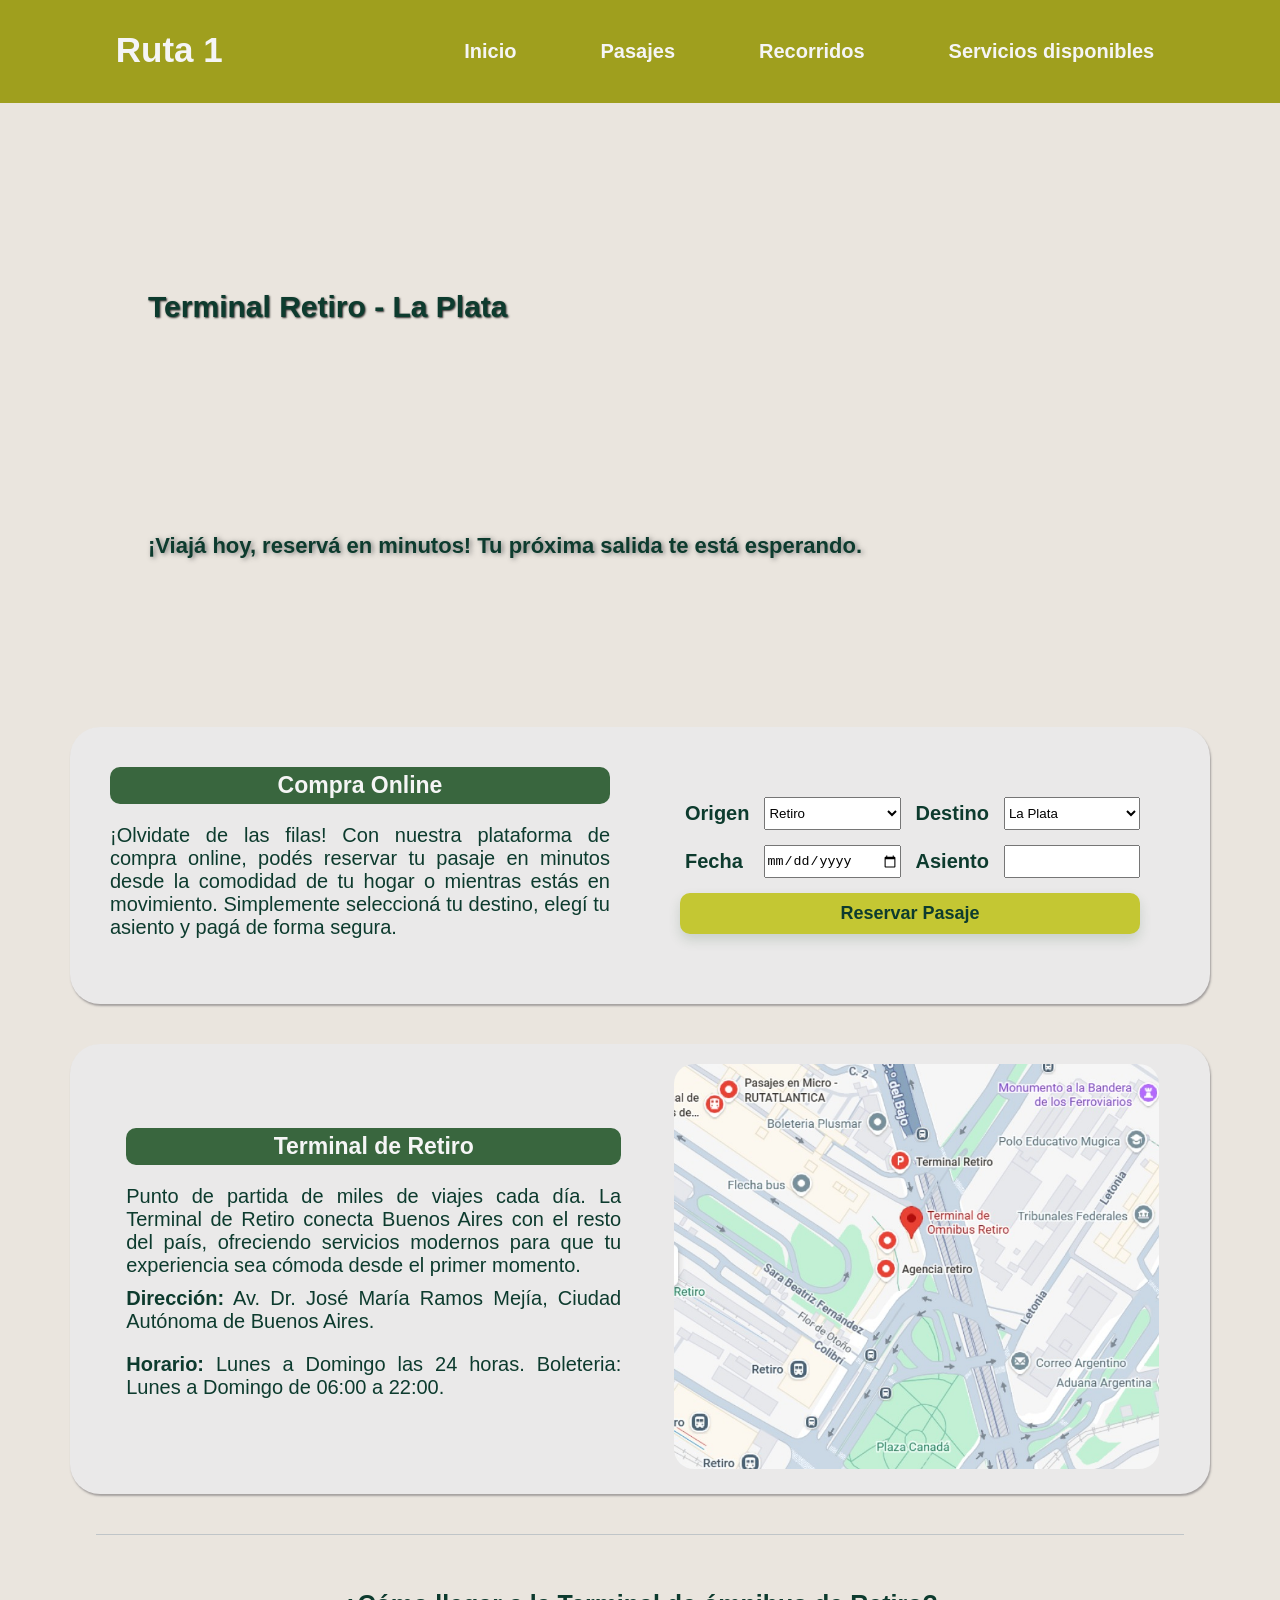
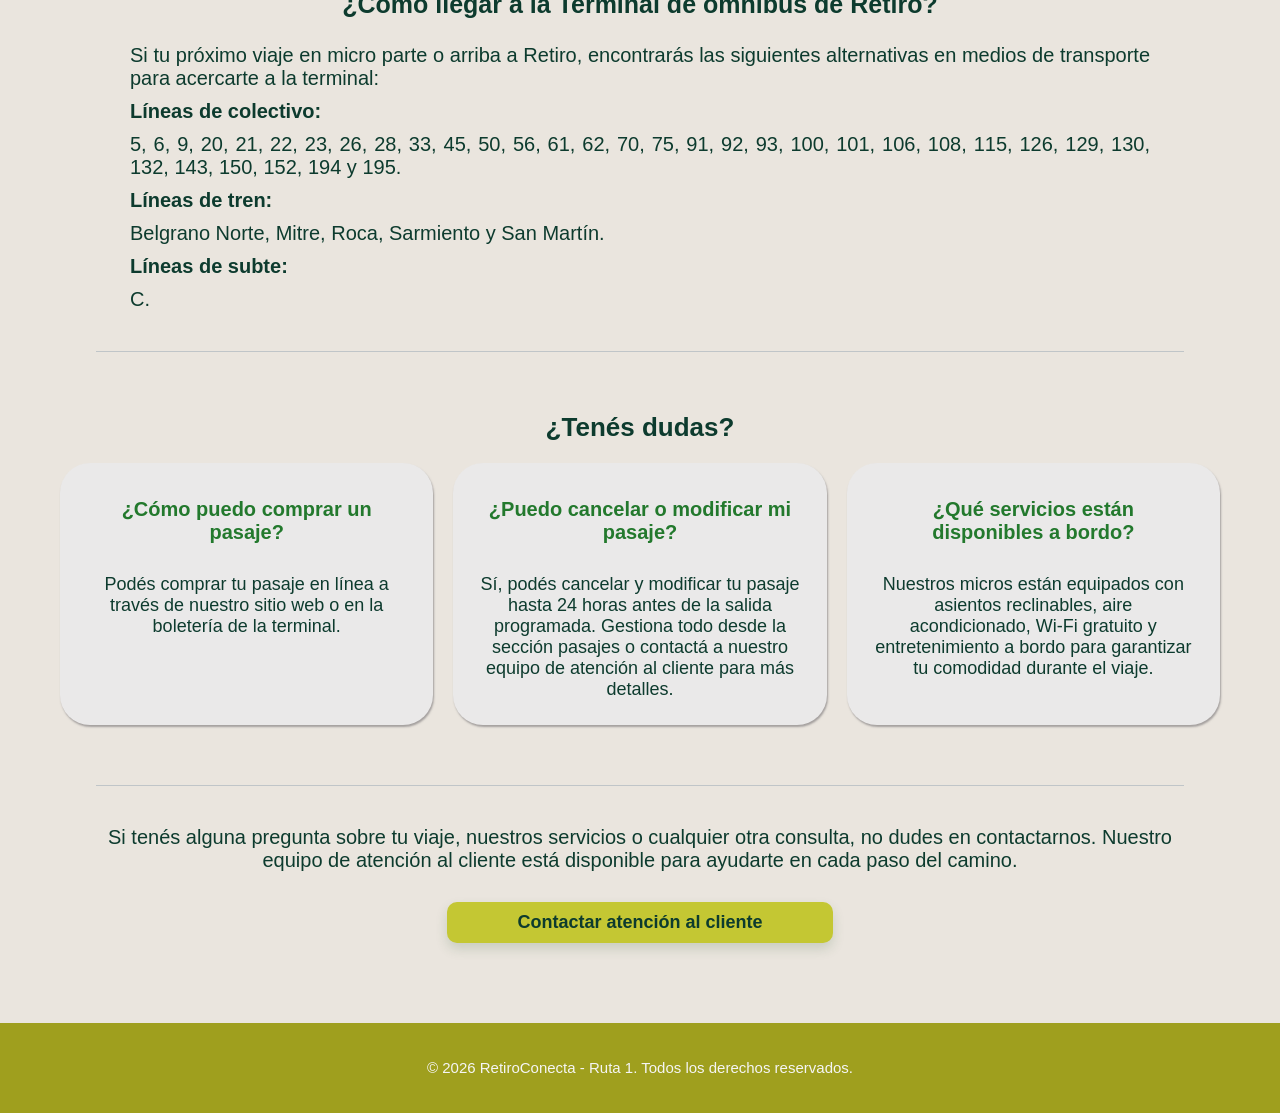
<file: index.html>
<!DOCTYPE html>
<html lang="es">

<head>
        <meta charset="UTF-8">
        <title>RetiroConecta</title>
        <link rel="stylesheet" href="index.css">
        <meta name="viewport" content="width=device-width, initial-scale=1.0">
</head>
<body>
    <header>
       <nav> 
         <p>Ruta 1</p>
                    
         <ul>
            <li><a href="index.html">Inicio</a></li>
            <li><a href="pasajes.html">Pasajes</a></li>
            <li><a href="recorridos.html">Recorridos</a></li>
            <li><a href="servicios.html">Servicios disponibles</a></li>
        </ul>
       </nav>

    </header>
        
    <main>
        <video autoplay muted loop playsinline src="VideoMicroLlegando.mp4"></video>
        <h1>Terminal Retiro - La Plata</h1>
        <p class="heroflotante">¡Viajá hoy, reservá en minutos! Tu próxima salida te está esperando.</p>

        <section class="CompraOnline">
            <div class="TextoCompraOnline">
                <h2>Compra Online</h2>
                <p>¡Olvidate de las filas! Con nuestra plataforma de compra online, podés reservar tu pasaje en minutos desde la comodidad de tu hogar o mientras estás en movimiento. Simplemente seleccioná tu destino, elegí tu asiento y pagá de forma segura.</p> 
                
            </div>

            <form action="FormularioOnline.html" method="post">
                <label for="origen">Origen</label>
                    <select id="origen" name="origen" required class="selector">
                        <option value="Retiro">Retiro</option>
                        <option value="La Plata">La Plata</option>
                    </select>
                <label for="destino">Destino</label>
                    <select id="destino" name="destino" required class="selector">
                       <option value="La Plata">La Plata</option>  
                       <option value="Retiro">Retiro</option>
                       
                    </select>
                <label for="fecha">Fecha</label>
                    <input type="date" id="fecha" name="fecha" min="2026-05-28" required class="selector">
                <label for="asiento">Asiento</label>
                    <input type="number" id="asientos" name="asientos" min="1" max="4" required class="selector">
                <button type="submit">Reservar Pasaje</button>
            </form>

        </section>

        <section class="TerminalRetiro">
            <div class="textoterminal">
                <h2>Terminal de Retiro</h2>
                    <p>Punto de partida de miles de viajes cada día. La Terminal de Retiro conecta Buenos Aires con el resto del país, ofreciendo servicios modernos para que tu experiencia sea cómoda desde el primer momento.</p>
                    <p class="negrita"><strong>Dirección:</strong> Av. Dr. José María Ramos Mejía, Ciudad Autónoma de Buenos Aires. </p>
                    <p class="negrita"><strong>Horario:</strong> Lunes a Domingo las 24 horas. Boleteria: Lunes a Domingo de 06:00 a 22:00. </p>
            </div>
           
            <div>
                <img src="ImgRetiro.jpeg" alt="Terminal Retiro">
            </div>
        </section>

         <hr class="linea-divisoria">

        <section class="Comollegar">
            <h3>¿Cómo llegar a la Terminal de ómnibus de Retiro?</h3>
                <p>Si tu próximo viaje en micro parte o arriba a Retiro, encontrarás las siguientes alternativas en medios de transporte para acercarte a la terminal:</p> 
            
            <div class="lineas">
                <h4>Líneas de colectivo:</h4>
                <p> 5, 6, 9, 20, 21, 22, 23, 26, 28, 33, 45, 50, 56, 61, 62, 70, 75, 91, 92, 93, 100, 101, 106, 108, 115, 126, 129, 130, 132, 143, 150, 152, 194 y 195.</p>
                <h4>Líneas de tren:</h4>
                <p>Belgrano Norte, Mitre, Roca, Sarmiento y San Martín.</p>
                <h4>Líneas de subte:</h4>
                <p> C.</p>
            </div>    

        </section>
        
        <hr class="linea-divisoria">

        <section class="Preguntas">
            
            <div class="PreguntasFrecuentes">
                <h5>¿Tenés dudas?</h5>

                <div class="contenedor-tarjetas">

                  <article class="tarjetas">
                    <h6>¿Cómo puedo comprar un pasaje?</h6>
                    <p>Podés comprar tu pasaje en línea a través de nuestro sitio web o en la boletería de la terminal.</p>
                
                  </article>

                  <article class="tarjetas">
                    <h6>¿Puedo cancelar o modificar mi pasaje?</h6>
                    <p>Sí, podés cancelar y modificar tu pasaje hasta 24 horas antes de la salida programada. Gestiona todo desde la sección pasajes o contactá a nuestro equipo de atención al cliente para más detalles.</p>
                
                  </article>

                  <article class="tarjetas">
                    <h6>¿Qué servicios están disponibles a bordo?</h6> 
                    <p>Nuestros micros están equipados con asientos reclinables, aire acondicionado, Wi-Fi gratuito y entretenimiento a bordo para garantizar tu comodidad durante el viaje.</p>
            
                  </article>

                </div>
            </div>
                
        </section>

        <hr class="linea-divisoria">

        <div class="finalpreguntas">
            <p>Si tenés alguna pregunta sobre tu viaje, nuestros servicios o cualquier otra consulta, no dudes en contactarnos. Nuestro equipo de atención al cliente está disponible para ayudarte en cada paso del camino.</p>
            <button class="atencion-cliente" type="button">Contactar atención al cliente</button> 

        </div>

    </main>

    <footer>
        <div>
            <p class="Derechos">© 2026 RetiroConecta - Ruta 1. Todos los derechos reservados.</p>
        </div>

    </footer>

</body>
</file>
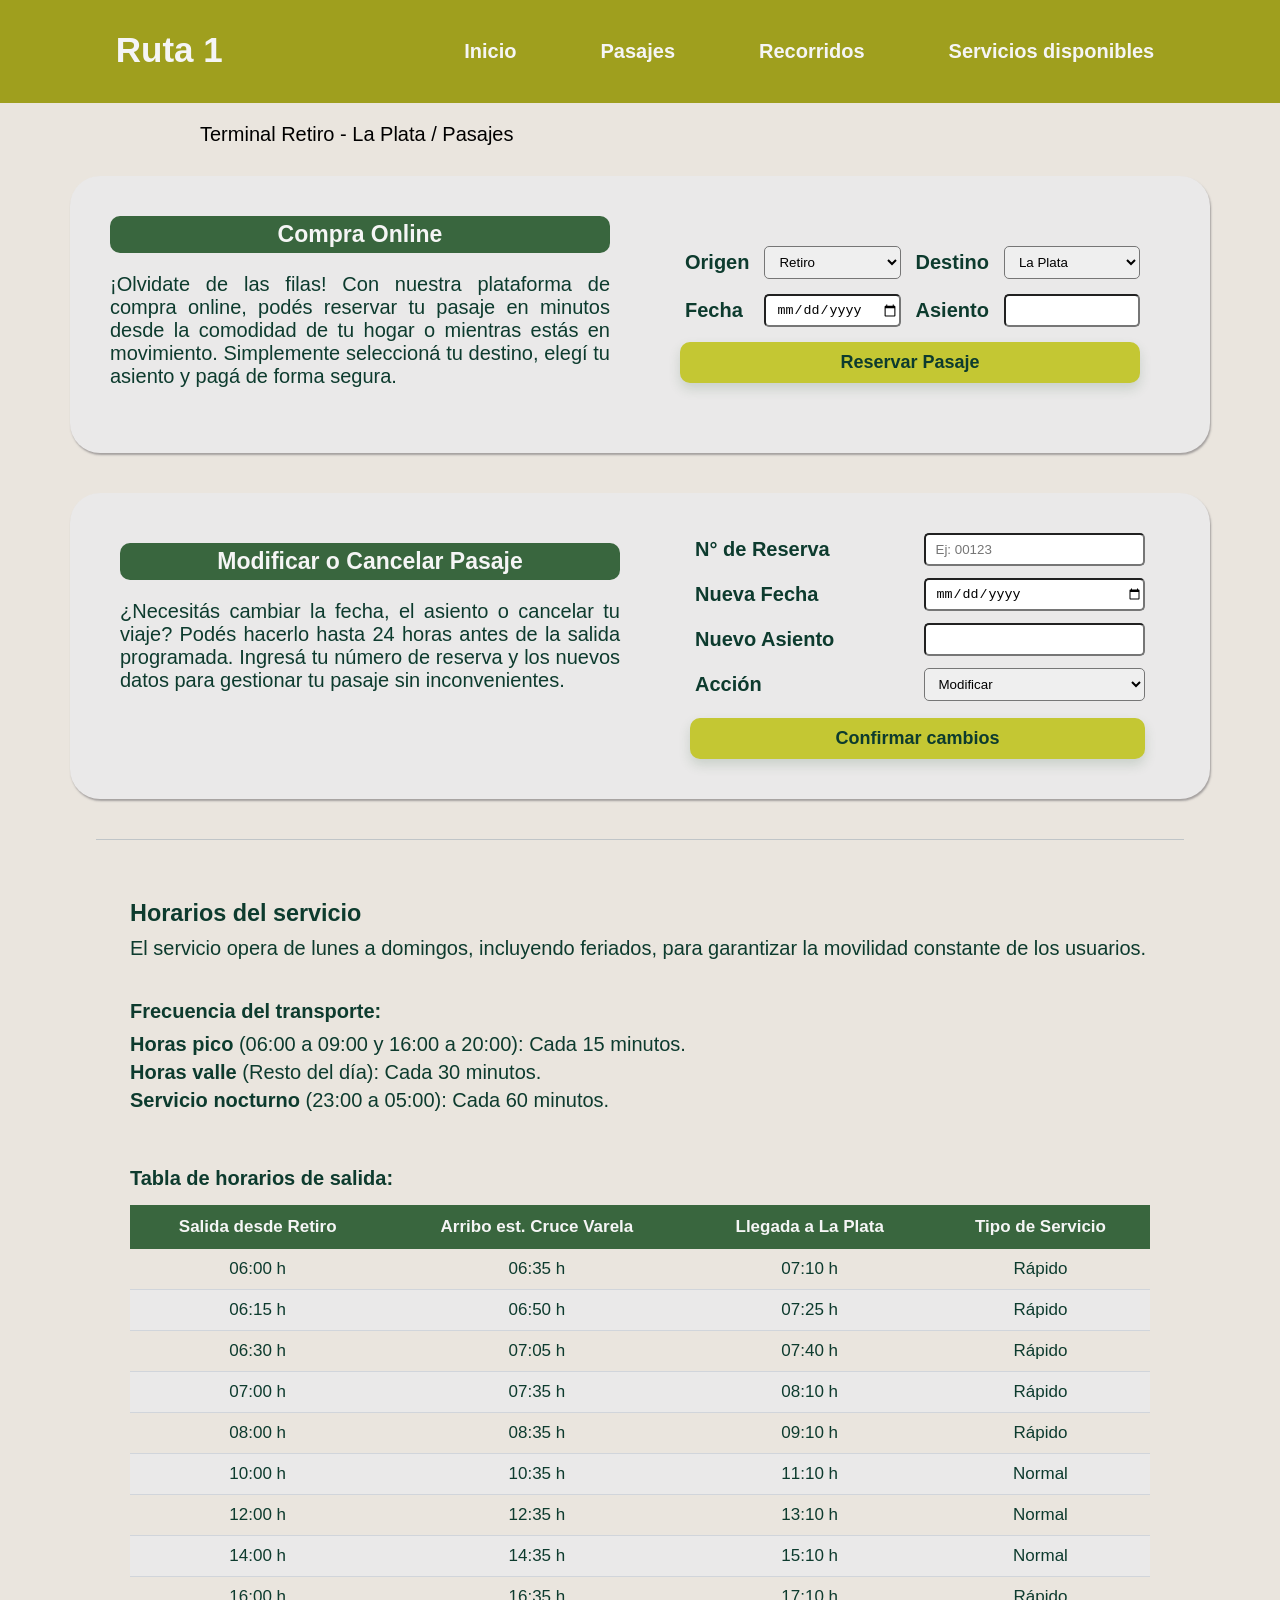
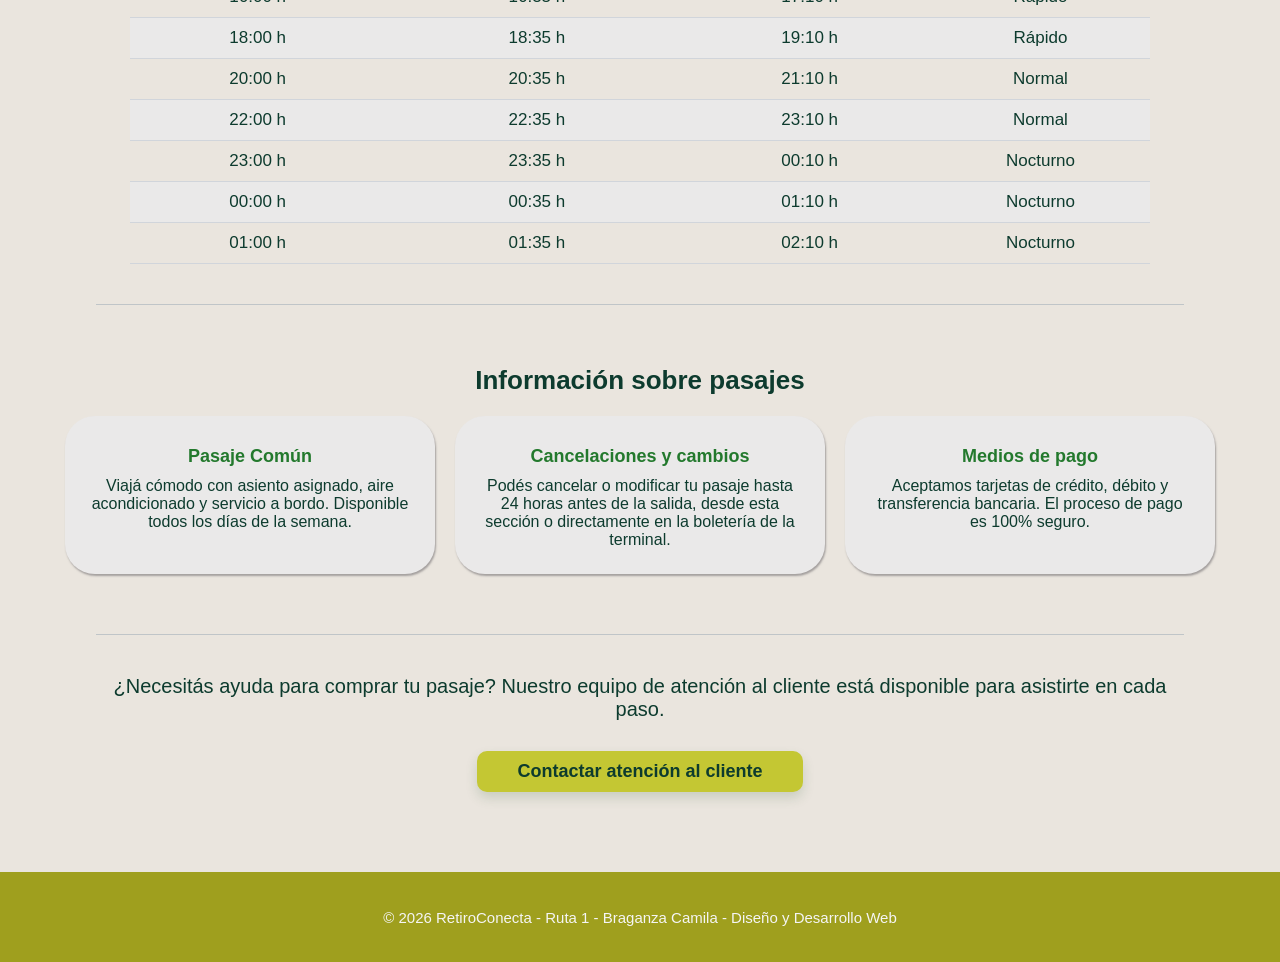
<file: pasajes.html>
<!DOCTYPE html>
<html lang="es">

<head>
    <meta charset="UTF-8">
    <title>Pasajes - RetiroConecta</title>
    <link rel="stylesheet" href="pasajes.css">
    <meta name="viewport" content="width=device-width, initial-scale=1.0">
</head>

<body>
    <header>
        <nav>
            <p>Ruta 1</p>
            <ul>
                <li><a href="index.html">Inicio</a></li>
                <li><a href="pasajes.html">Pasajes</a></li>
                <li><a href="recorridos.html">Recorridos</a></li>
                <li><a href="servicios.html">Servicios disponibles</a></li>
            </ul>
        </nav>
    </header>

    <main>

        <div class="posicionamiento">
             <p>Terminal Retiro - La Plata / Pasajes</p>
        </div>

        <section class="CompraOnline">
            <div class="TextoCompraOnline">
                <h2>Compra Online</h2>
                <p>¡Olvidate de las filas! Con nuestra plataforma de compra online, podés reservar tu pasaje en minutos desde la comodidad de tu hogar o mientras estás en movimiento. Simplemente seleccioná tu destino, elegí tu asiento y pagá de forma segura.</p>
            </div>

            <form action="FormularioOnline.html" method="post">
                <label for="origen">Origen</label>
                <select id="origen" name="origen" required class="selector">
                    <option value="Retiro">Retiro</option>
                    <option value="La Plata">La Plata</option>
                </select>
                <label for="destino">Destino</label>
                <select id="destino" name="destino" required class="selector">
                    <option value="La Plata">La Plata</option>
                    <option value="Retiro">Retiro</option>
                </select>
                <label for="fecha">Fecha</label>
                <input type="date" id="fecha" name="fecha" min="2026-05-28" required class="selector">
                <label for="asiento">Asiento</label>
                <input type="number" id="asientos" name="asientos" min="1" max="4" required class="selector">
                <button type="submit">Reservar Pasaje</button>
            </form>
        </section>


        <section class="modificar-cancelar">
            <div class="Textomodificar-cancelar">
                <h2>Modificar o Cancelar Pasaje</h2>
                <p>¿Necesitás cambiar la fecha, el asiento o cancelar tu viaje? Podés hacerlo hasta 24 horas antes de la salida programada. Ingresá tu número de reserva y los nuevos datos para gestionar tu pasaje sin inconvenientes.</p>
            </div>

            <form class="form-cambios" action="FormularioModificar.html" method="post">
                <label for="nro-reserva">N° de Reserva</label>
                <input type="text" id="nro-reserva" name="nro-reserva" placeholder="Ej: 00123" required class="selector">
                <label for="nueva-fecha">Nueva Fecha</label>
                <input type="date" id="nueva-fecha" name="nueva-fecha" min="2026-05-28" class="selector">
                <label for="nuevo-asiento">Nuevo Asiento</label>
                <input type="number" id="nuevo-asiento" name="nuevo-asiento" min="1" max="4" class="selector">
                <label for="accion">Acción</label>
                <select id="accion" name="accion" required class="selector">
                    <option value="modificar">Modificar</option>
                    <option value="cancelar">Cancelar</option>
                </select>
                <button class="cambios" type="submit">Confirmar cambios</button>
            </form>
        </section>

        <hr class="linea-divisoria">

      
        <section class="horarios">
            <h3>Horarios del servicio</h3>
            <p>El servicio opera de lunes a domingos, incluyendo feriados, para garantizar la movilidad constante de los usuarios.</p>

            <div class="frecuencia">
                <h4>Frecuencia del transporte:</h4>
                <p class="horas"><strong>Horas pico</strong> (06:00 a 09:00 y 16:00 a 20:00): Cada 15 minutos.</p>
                <p class="horas"><strong>Horas valle</strong> (Resto del día): Cada 30 minutos.</p>
                <p class="horas"><strong>Servicio nocturno</strong> (23:00 a 05:00): Cada 60 minutos.</p>
            </div>

            <h4 class="subtitulo-tabla">Tabla de horarios de salida: </h4>

            <div class="contenedor-tabla">
                <table class="tabla-horarios">
                    <thead>
                        <tr>
                            <th>Salida desde Retiro</th>
                            <th>Arribo est. Cruce Varela</th>
                            <th>Llegada a La Plata</th>
                            <th>Tipo de Servicio</th>
                        </tr>
                    </thead>
                    <tbody>
                        <tr>
                            <td>06:00 h</td>
                            <td>06:35 h</td>
                            <td>07:10 h</td>
                            <td>Rápido</td>
                        </tr>
                        <tr>
                            <td>06:15 h</td>
                            <td>06:50 h</td>
                            <td>07:25 h</td>
                            <td>Rápido</td>
                        </tr>
                        <tr>
                            <td>06:30 h</td>
                            <td>07:05 h</td>
                            <td>07:40 h</td>
                            <td>Rápido</td>
                        </tr>
                        <tr>
                            <td>07:00 h</td>
                            <td>07:35 h</td>
                            <td>08:10 h</td>
                            <td>Rápido</td>
                        </tr>
                        <tr>
                            <td>08:00 h</td>
                            <td>08:35 h</td>
                            <td>09:10 h</td>
                            <td>Rápido</td>
                        </tr>
                        <tr>
                            <td>10:00 h</td>
                            <td>10:35 h</td>
                            <td>11:10 h</td>
                            <td>Normal</td>
                        </tr>
                        <tr>
                            <td>12:00 h</td>
                            <td>12:35 h</td>
                            <td>13:10 h</td>
                            <td>Normal</td>
                        </tr>
                        <tr>
                            <td>14:00 h</td>
                            <td>14:35 h</td>
                            <td>15:10 h</td>
                            <td>Normal</td>
                        </tr>
                        <tr>
                            <td>16:00 h</td>
                            <td>16:35 h</td>
                            <td>17:10 h</td>
                            <td>Rápido</td>
                        </tr>
                        <tr>
                            <td>18:00 h</td>
                            <td>18:35 h</td>
                            <td>19:10 h</td>
                            <td>Rápido</td>
                        </tr>
                        <tr>
                            <td>20:00 h</td>
                            <td>20:35 h</td>
                            <td>21:10 h</td>
                            <td>Normal</td>
                        </tr>
                        <tr>
                            <td>22:00 h</td>
                            <td>22:35 h</td>
                            <td>23:10 h</td>
                            <td>Normal</td>
                        </tr>
                        <tr>
                            <td>23:00 h</td>
                            <td>23:35 h</td>
                            <td>00:10 h</td>
                            <td>Nocturno</td>
                        </tr>
                        <tr>
                            <td>00:00 h</td>
                            <td>00:35 h</td>
                            <td>01:10 h</td>
                            <td>Nocturno</td>
                        </tr>
                        <tr>
                            <td>01:00 h</td>
                            <td>01:35 h</td>
                            <td>02:10 h</td>
                            <td>Nocturno</td>
                        </tr>
                    </tbody>
                </table>
            </div>
        </section>

        <hr class="linea-divisoria">

        <section class="información">
            <div class="info-pasajes">
                <h5>Información sobre pasajes</h5>
                <div class="contenedor-tarjetas">

                    <article class="tarjetas">
                        <h6>Pasaje Común</h6>
                        <p>Viajá cómodo con asiento asignado, aire acondicionado y servicio a bordo. Disponible todos los días de la semana.</p>
                    </article>

                    <article class="tarjetas">
                        <h6>Cancelaciones y cambios</h6>
                        <p>Podés cancelar o modificar tu pasaje hasta 24 horas antes de la salida, desde esta sección o directamente en la boletería de la terminal.</p>
                    </article>

                    <article class="tarjetas">
                        <h6>Medios de pago</h6>
                        <p>Aceptamos tarjetas de crédito, débito y transferencia bancaria. El proceso de pago es 100% seguro.</p>
                    </article>

                </div>
            </div>
        </section>

        <hr class="linea-divisoria">

        <div class="finalpreguntas">
            <p>¿Necesitás ayuda para comprar tu pasaje? Nuestro equipo de atención al cliente está disponible para asistirte en cada paso.</p>
            <button class="atencion-cliente" type="button">Contactar atención al cliente</button>
        </div>

    </main>

    <footer>
        <div>
            <p class="Derechos">© 2026 RetiroConecta - Ruta 1 - Braganza Camila - Diseño y Desarrollo Web</p>
        </div>
    </footer>

</body>
</file>
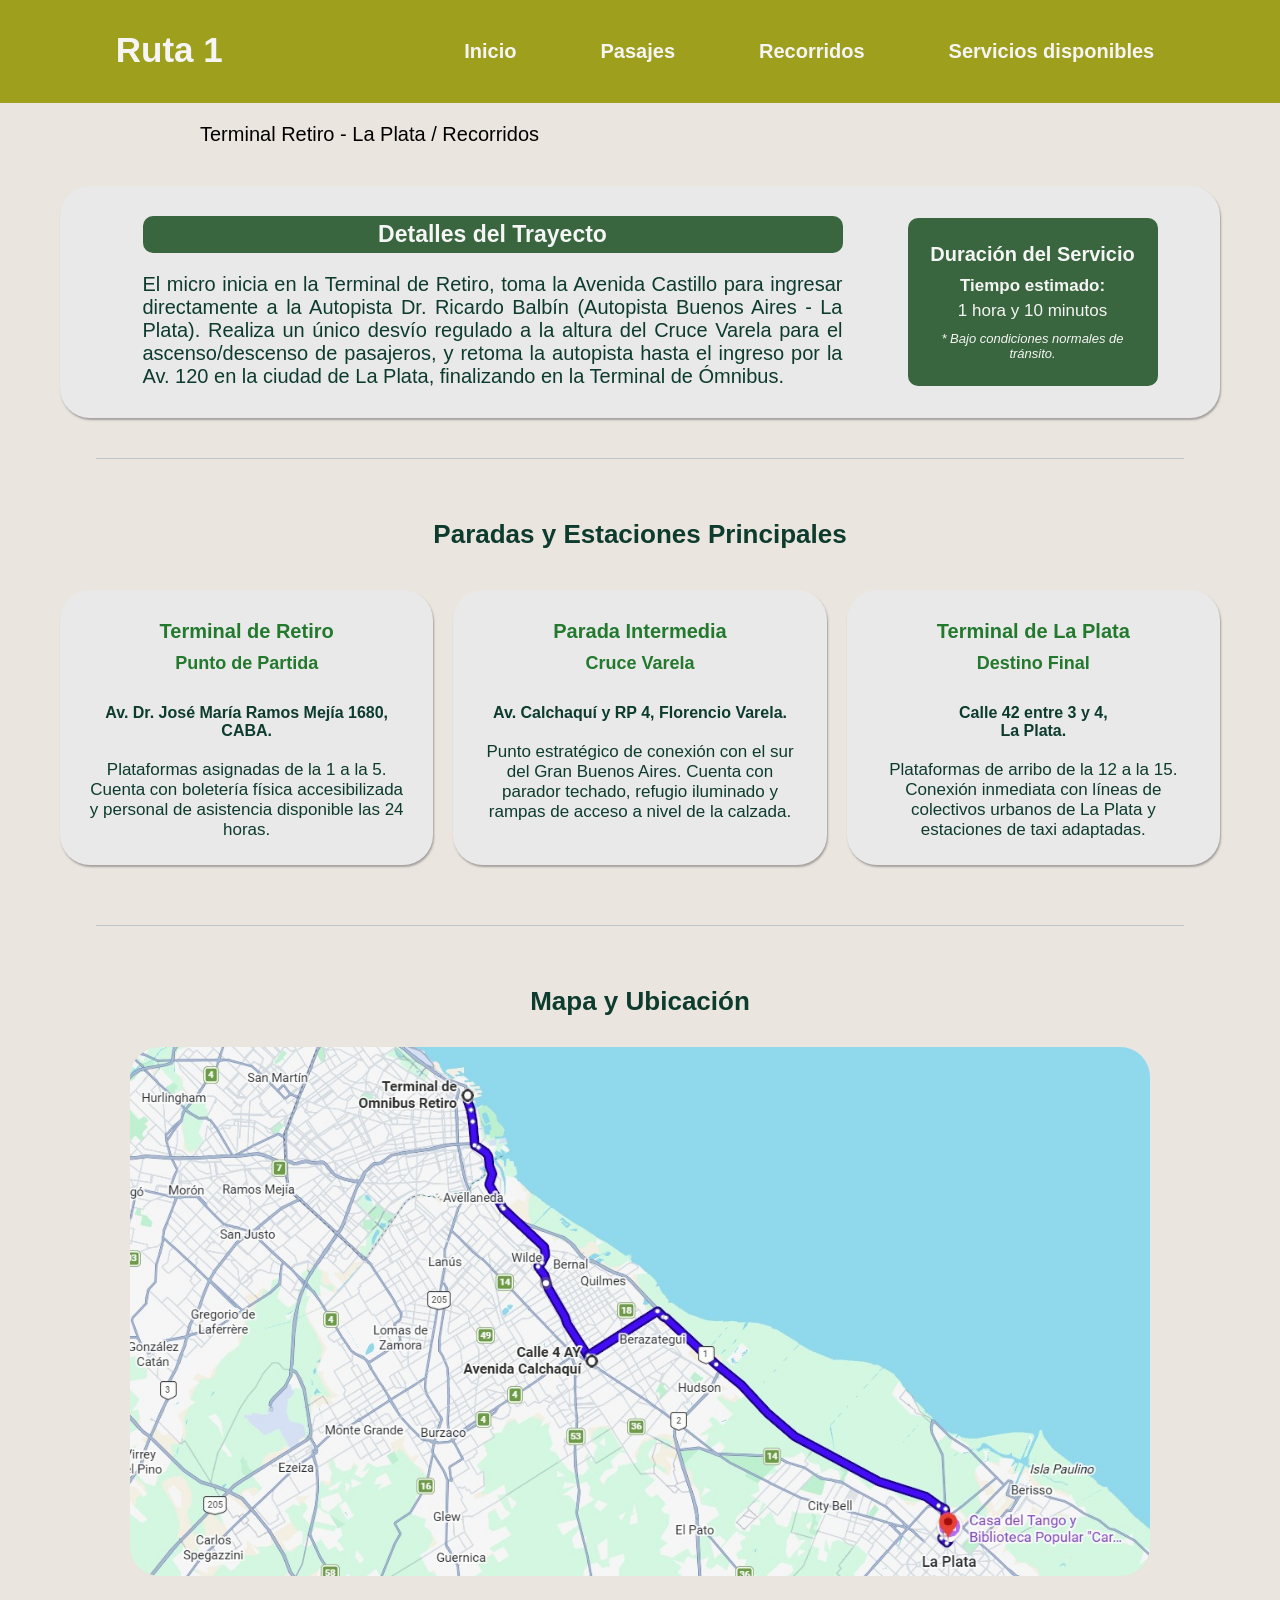
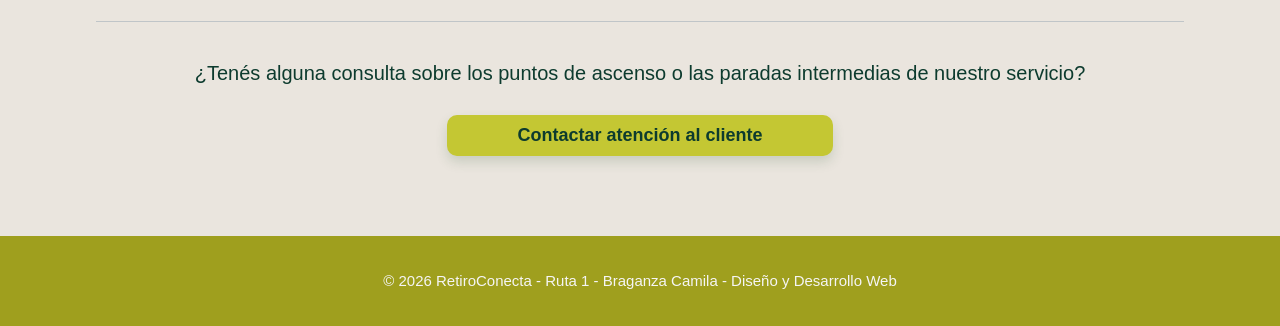
<file: recorridos.html>
<!DOCTYPE html>
<html lang="es">

<head>
        <meta charset="UTF-8">
        <title>RetiroConecta</title>
        <link rel="stylesheet" href="recorridos.css">
        <meta name="viewport" content="width=device-width, initial-scale=1.0">
</head>

<body>
    <header>
       <nav> 
         <p>Ruta 1</p>
                    
         <ul>
            <li><a href="index.html">Inicio</a></li>
            <li><a href="pasajes.html">Pasajes</a></li>
            <li><a href="recorridos.html">Recorridos</a></li>
            <li><a href="servicios.html">Servicios disponibles</a></li>
        </ul>
       </nav>

    </header>

    <main>
      <div class="posicionamiento">
        <p>Terminal Retiro - La Plata / Recorridos</p>

      </div>

      <section class="trayecto">
            <div class="texto-trayecto">
                <h2>Detalles del Trayecto</h2>
                <p class="ancho">El micro inicia en la Terminal de Retiro, toma la Avenida Castillo para ingresar directamente a la Autopista Dr. Ricardo Balbín (Autopista Buenos Aires - La Plata). Realiza un único desvío regulado a la altura del Cruce Varela para el ascenso/descenso de pasajeros, y retoma la autopista hasta el ingreso por la Av. 120 en la ciudad de La Plata, finalizando en la Terminal de Ómnibus.</p>
            </div>
            
            <div class="recuadro-tiempo">
                <h4>Duración del Servicio</h4>
                <p class="tiempo"><strong>Tiempo estimado:</strong></p>
                <p class="tiempo">1 hora y 10 minutos</p>
                <p class="condiciones"><em>* Bajo condiciones normales de tránsito.</em></p>
            </div>
        </section>

        <hr class="linea-divisoria">

        <section class="información">
            <div class="info-paradas">
                <h5>Paradas y Estaciones Principales</h5>
                
                <div class="contenedor-tarjetas">

                    <article class="tarjetas">
                        <h6>Terminal de Retiro</h6>
                        <p class="punto"><strong>Punto de Partida</strong></p>
                        <p class="negrita-recorrido">Av. Dr. José María Ramos Mejía 1680, CABA.</p>
                        <p>Plataformas asignadas de la 1 a la 5. <br>Cuenta con boletería física accesibilizada y personal de asistencia disponible las 24 horas.</p>
                    </article>

                    <article class="tarjetas">
                        <h6>Parada Intermedia</h6>
                        <p class="punto"><strong>Cruce Varela</strong></p>
                        <p class="negrita-recorrido">Av. Calchaquí y RP 4, Florencio Varela.</p>
                        <p>Punto estratégico de conexión con el sur del Gran Buenos Aires. Cuenta con parador techado, refugio iluminado y rampas de acceso a nivel de la calzada.</p>
                    </article>

                    <article class="tarjetas">
                        <h6>Terminal de La Plata</h6>
                        <p class="punto"><strong>Destino Final</strong></p>
                        <p class="negrita-recorrido">Calle 42 entre 3 y 4, <br> La Plata.</p>
                        <p>Plataformas de arribo de la 12 a la 15. Conexión inmediata con líneas de colectivos urbanos de La Plata y estaciones de taxi adaptadas.</p>
                    </article>

                </div>
            </div>
        </section>

        <hr class="linea-divisoria">

        <section class="mapa">
            <h3>Mapa y Ubicación</h3>
            
            <div>
                <img src="ImgMapa.jpeg" alt="maparecorridos">
                
            </div>
        </section>

        <hr class="linea-divisoria">

        <div class="finalpreguntas">
            <p>¿Tenés alguna consulta sobre los puntos de ascenso o las paradas intermedias de nuestro servicio?</p>
            <button class="atencion-cliente" type="button">Contactar atención al cliente</button>
        </div>
    
    </main>
    

    <footer>
        <div>
           <p class="Derechos">© 2026 RetiroConecta - Ruta 1 - Braganza Camila - Diseño y Desarrollo Web</p>
        </div>

       </footer>

       
    
</body>
</file>
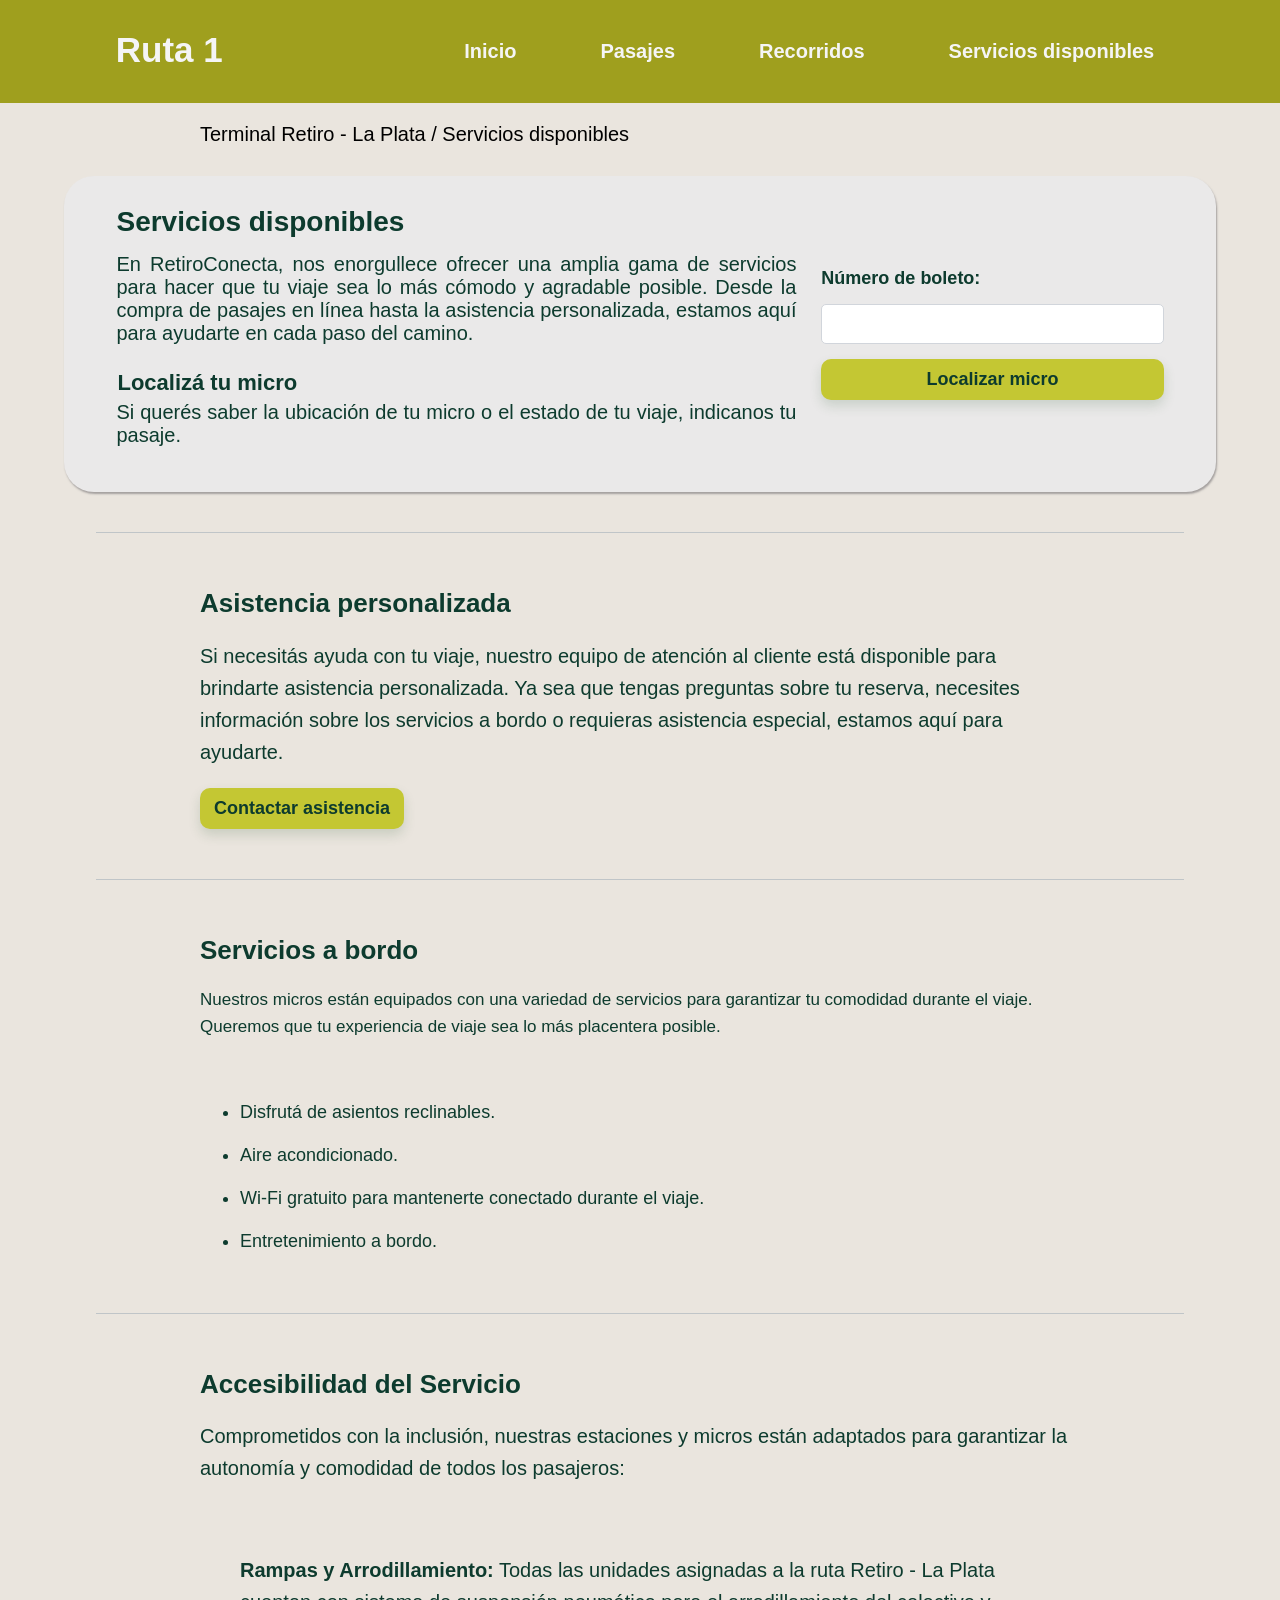
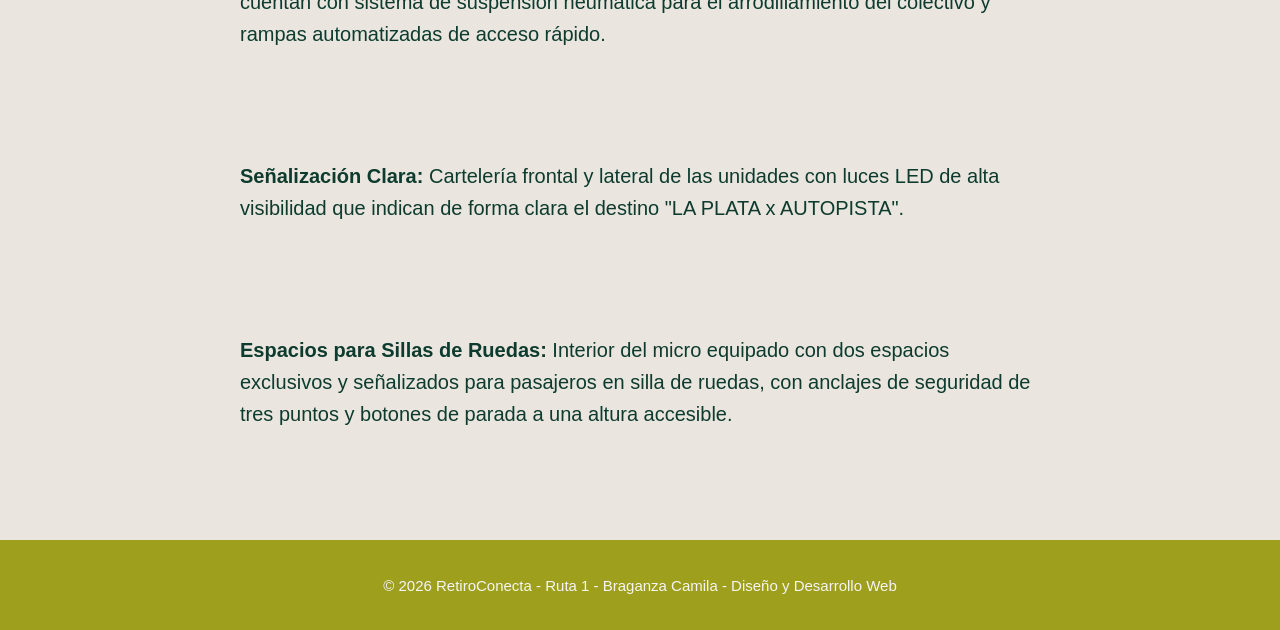
<file: servicios.html>
<!DOCTYPE html>
<html lang="es">

<head>
        <meta charset="UTF-8">
        <title>RetiroConecta</title>
        <link rel="stylesheet" href="servicios.css">
        <meta name="viewport" content="width=device-width, initial-scale=1.0">
</head>

<body>
    <header>
       <nav> 
         <p>Ruta 1</p>
                    
         <ul>
            <li><a href="index.html">Inicio</a></li>
            <li><a href="pasajes.html">Pasajes</a></li>
            <li><a href="recorridos.html">Recorridos</a></li>
            <li><a href="servicios.html">Servicios disponibles</a></li>
        </ul>
       </nav>

    </header>

    <main>
        <div class="posicionamiento">
           <p>Terminal Retiro - La Plata / Servicios disponibles</p>
        </div>

        <section class="serviciosdisponibles">
            <div class="Textoservicios">
                <h1>Servicios disponibles</h1>
                <p>En RetiroConecta, nos enorgullece ofrecer una amplia gama de servicios para hacer que tu viaje sea lo más cómodo y agradable posible. Desde la compra de pasajes en línea hasta la asistencia personalizada, estamos aquí para ayudarte en cada paso del camino.</p>
                
                <h2 class="subtitulo-formulario">Localizá tu micro</h2>
                <p class="micro">Si querés saber la ubicación de tu micro o el estado de tu viaje, indicanos tu pasaje.</p>
            </div>

            <form action="FormularioLocalizacion.html" method="post">
                <label for="numero de boleto">Número de boleto:</label>
                <input type="text" id="numero de boleto" name="numero de boleto" required class="selector">
                <button type="submit">Localizar micro</button>
            </form>
        </section>

        <hr class="linea-divisoria">

        <section class="asistencia">
            <h2>Asistencia personalizada</h2>
            <p>Si necesitás ayuda con tu viaje, nuestro equipo de atención al cliente está disponible para brindarte asistencia personalizada. Ya sea que tengas preguntas sobre tu reserva, necesites información sobre los servicios a bordo o requieras asistencia especial, estamos aquí para ayudarte.</p>
            <button type="button" class="button-servicios">Contactar asistencia</button>
        </section> 

        <hr class="linea-divisoria">

        <section class="servicios">
            <h2>Servicios a bordo</h2>
            <p class="serviciosabordo">Nuestros micros están equipados con una variedad de servicios para garantizar tu comodidad durante el viaje. Queremos que tu experiencia de viaje sea lo más placentera posible.</p> 
            
            <ul class="lista-servicios">
                <li>Disfrutá de asientos reclinables.</li>
                <li>Aire acondicionado.</li>
                <li>Wi-Fi gratuito para mantenerte conectado durante el viaje.</li>
                <li>Entretenimiento a bordo.</li>
            </ul>
        </section>

        <hr class="linea-divisoria">

        <section class="accesibilidad">
            <h2>Accesibilidad del Servicio</h2>
            <p>Comprometidos con la inclusión, nuestras estaciones y micros están adaptados para garantizar la autonomía y comodidad de todos los pasajeros:</p>
            
            <ul class="lista">
                <li class="access"><strong>Rampas y Arrodillamiento:</strong> Todas las unidades asignadas a la ruta Retiro - La Plata cuentan con sistema de suspensión neumática para el arrodillamiento del colectivo y rampas automatizadas de acceso rápido.</li>
                <li class="access"><strong>Señalización Clara:</strong> Cartelería frontal y lateral de las unidades con luces LED de alta visibilidad que indican de forma clara el destino "LA PLATA x AUTOPISTA".</li>
                <li class="access"><strong>Espacios para Sillas de Ruedas:</strong> Interior del micro equipado con dos espacios exclusivos y señalizados para pasajeros en silla de ruedas, con anclajes de seguridad de tres puntos y botones de parada a una altura accesible.</li>
            </ul>
        </section>
                
    </main>

    <footer>
        <div>
            <p class="Derechos">© 2026 RetiroConecta - Ruta 1 - Braganza Camila - Diseño y Desarrollo Web</p>
        </div>

    </footer>
    
</body>
</file>
<file: index.css>
* {
    margin: 0;
    padding: 0;
}

header{
    background-color:hsl(60, 68%, 37%);

}

nav{
    display: flex;
    color: #F5F5F5;
    justify-content: space-around;
    
}

nav p{
    font-family:Verdana, Geneva, Tahoma, sans-serif;
    font-size: 35px;
    font-weight: bold;
    padding: 30px;

}

nav a{
    text-decoration: none;
    color: #F5F5F5;
    font-family: Verdana, Geneva, Tahoma, sans-serif;
    font-weight: bold;
    display: flex;
    cursor: pointer; 
   
}

ul li{
    display: inline-block;
    font-family:Verdana, Geneva, Tahoma, sans-serif;
    font-size: 20px;
    padding: 40px;
}

video{
    width: 100%;
    height: auto;
}

body{
    background-color: #eae5de;
}

h1{
    color: #0D3B2E;
    font-family:Verdana, Geneva, Tahoma, sans-serif;
    font-size: 30px;
    padding: 20px;
    position: absolute;
    top: 30%;
    left: 10%;
    text-shadow: 1px 1px 2px rgba(0, 0, 0, 0.8);
}

.heroflotante{
    color: #0D3B2E;
    font-family:Verdana, Geneva, Tahoma, sans-serif;
    font-size: 22px;
    font-weight: bold;
    padding: 20px;
    position: absolute;
    top: 57%;
    left: 10%;
    text-shadow: 2px 1px 5px rgba(92, 92, 92, 0.8);
}


.CompraOnline{ 
    display: flex;
    background: #eae9e9;
    padding: 20px;
    border-radius: 30px;
    border-color: #F5F5F5;
    max-width: 1100px;
    width: 90%;
    box-shadow: 1px 2px 2px rgba(146, 143, 143, 0.8);
    margin: -20px auto 40px auto; 
    position: relative; 
    z-index: 10;
}

.TextoCompraOnline{
    padding: 20px;
    color: #0D3B2E;
    font-family:Verdana, Geneva, Tahoma, sans-serif;
    font-size: 20px;
    max-width: 500px;
    text-align:justify;
}

button{
    --btn-bg: hsl(61, 59%, 49%);
    --btn-bg-hover: hsl(61, 59%, 43%);
    --btn-shadow: rgba(57,102,62,0.18);
    background-color: var(--btn-bg);
    color: #0D3B2E;
    border: none;
    border-radius: 10px;
    padding: 10px;
    font-family: Verdana, Geneva, Tahoma, sans-serif;
    font-size: 18px;
    font-weight: bold;
    cursor: pointer;
    box-shadow: 0 6px 12px var(--btn-shadow);
    transition: background-color 200ms ease, box-shadow 200ms ease, transform 120ms ease;
}

button:hover,
button:focus{
    background-color: var(--btn-bg-hover);
    box-shadow: 0 10px 18px rgba(57,102,62,0.28);
    transform: translateY(-2px);
}

button:active{
    transform: translateY(0);
    box-shadow: 0 4px 8px rgba(57,102,62,0.14);
}

button:focus{
    outline: 3px solid rgba(57,102,62,0.12);
    outline-offset: 3px;
}

.CompraOnline form button,
.CompraOnline button{
    display: block;
    width: 100%;
    grid-column: 1 / -1;
}

form{
    display: grid;
    grid-template-columns: max-content 1fr max-content 1fr;
    gap: 15px 10px;
    width: 50%;
    padding: 50px;
    color: #0D3B2E;
    font-family:Verdana, Geneva, Tahoma, sans-serif;
    font-size: 20px;
    
   
}

label{
    font-family:Verdana, Geneva, Tahoma, sans-serif;
    font-weight: bold;
    color: #0D3B2E;
    font-size: 20px;
    padding: 5px;
    display: flex;
    flex-direction: column;
   
    
}


.TerminalRetiro{
    display: flex;
    align-items: center;
    justify-content: space-around;
    font-family:Verdana, Geneva, Tahoma, sans-serif;
    font-size: 20px;
    text-align: justify;
    max-width: 1100px;
    width: 90%;
    margin: 40px auto;
    background-color: #eae9e9;
    border-radius: 30px;
    padding: 20px;
    box-shadow: 1px 2px 2px rgba(146, 143, 143, 0.8);

    
}

.negrita{
    padding-bottom: 10px;
    padding-top: 10px;
}

h2{
    color: #F5F5F5;
    background-color: #39663e;
    padding: 5px;
    font-family:Verdana, Geneva, Tahoma, sans-serif;
    font-size: 23px;
    text-align: center;
    border-radius: 10px;
    max-width: 500px;
    border-color: #39663e;
    margin-bottom: 20px;
   
   
}

.cambios{
    background-color: hsl(61, 59%, 49%);
    border-radius: 10px;
    border-color: hsl(61, 59%, 49%);
    padding: 10px;
    font-family: Verdana, Geneva, Tahoma, sans-serif;
    font-size: 20px;
    color: #0D3B2E;
    font-weight: bold;
    cursor: pointer;
    grid-column: span 4;

}

.textoterminal{
    width: 45%;
    color:#0D3B2E;
    padding: 20px;
}

img{
    width: 97%;
    height: auto;
    border-radius: 20px;
    max-width: 500px;
}


.Comollegar {
    align-items: center;
    color: #0D3B2E;
    font-family:Verdana, Geneva, Tahoma, sans-serif;
    font-size: 20px;
    text-align: justify;
    max-width: 1020px;
    margin: 40px auto;
    padding-top: 10px;
    
}



h3 {
   color: #0D3B2E;
   font-family:Verdana, Geneva, Tahoma, sans-serif;
   font-size: 25px;
   border-radius: 10px;
   text-align: center;
   max-width: 1100px;
   padding: 5px;
   margin-bottom: 20px;
   

}

h4{
    margin-top: 10px;
    margin-bottom: 10px
}


.atencion-cliente {
    margin-top: 30px;
    margin-bottom: 20px;
    padding: 10px;
    padding-left: 70px;
    padding-right: 70px;
    
}

.Preguntas p{
    font-size: 18px;
}

h6{
   color:#23792d;
    padding: 10px;
    font-family:Verdana, Geneva, Tahoma, sans-serif;
    font-size: 20px;
    text-align: center;
    border-radius: 10px;
    max-width: 500px;
    border-color: #39663e;
    margin-bottom: 20px;
}

.contenedor-tarjetas .tarjetas:nth-child(3) {
    margin: 0 auto;
}

.Preguntas{
   max-width: 1200px;
   margin:  40px auto;
   
  
}

.PreguntasFrecuentes{
    border-radius: 30px;
    padding: 20px;
    font-family:Verdana, Geneva, Tahoma, sans-serif;
    

}


.contenedor-tarjetas{
    display: flex;
    justify-content: space-between; 
    gap: 20px;                     
    margin-top: 20px;
    flex-wrap: wrap;
    
}

.tarjetas{
    color: #0D3B2E;                 
    padding: 25px;                  
    border-radius: 30px;                                  
    min-width: 280px;               
    text-align: center;    
    max-width: 400px;  
    box-shadow: 1px 2px 2px rgba(146, 143, 143, 0.8);
    flex: 1;
    background-color: #eae9e9;
         
}


h5{
    font-family: Verdana, Geneva, Tahoma, sans-serif;
    font-size: 26px;
    text-align: center;
    color: #0D3B2E;
    border-radius: 10px;
}

.linea-divisoria {
  border: none;                  
  height: 1px;                  
  background-color: #c0c5c8;   
  margin: 40px auto;            
  width: 85%;
}

.finalpreguntas {
    color: #0D3B2E;
    text-align: center;
    font-family: Verdana, Geneva, Tahoma, sans-serif;
    font-size: 20px;
    min-width: 300px;
    margin-left: 100px;
    margin-right: 100px;
    margin-bottom: 30px;
}

footer{
    background-color:hsl(60, 68%, 37%);
    color:#AAAAAA;
    display: flex;
    justify-content: center;
    align-items: center;
    height: 90px;
    margin-top: 60px;
}


footer p{
    font-family:Verdana, Geneva, Tahoma, sans-serif;
    font-size: 15px;
    color: #F5F5F5;
}

@media (min-width: 769px) and (max-width: 1024px) {
   nav {
        flex-direction: column;
        align-items: center;
        padding: 20px 0;
    }

    nav p {
        font-size: 28px;
        padding: 0 0 12px 0;
        text-align: center;
    }

    nav ul {
        width: 100%;
        padding: 0;
        display: flex;
        justify-content: center;
        gap: 20px;
    }

    ul li {
        font-size: 16px;
        padding: 18px 0;
    }
    
    video {
        height: 320px;
        object-fit: cover;
        width: 100%;
    }

    h1 {
        position: static;
        font-size: 24px;
        text-align: center;
        padding: 20px 15px 10px;
        text-shadow: 1px 1px 2px rgba(177, 175, 175, 0.8);
    }

    h2{
        text-align: center;
        max-width: 100%;

    }

    .heroflotante {
        position: static;
        font-size: 18px;
        text-align: center;
        padding: 0 20px 20px;
        text-shadow: none;
    }

    .CompraOnline {
        flex-direction: column;
        margin: 25px auto;
        padding: 20px;
        max-width: 90%;
    }

    .TextoCompraOnline {
        max-width: 100%;
        padding: 15px;
        font-size: 18px;
    }

    form {
        width: 85%;
        margin: 0 auto;
        padding: 20px 0;
        gap: 12px;
    }

    label {
        font-size: 17px;
    }

    .TerminalRetiro {
        flex-direction: column;
        padding: 20px;
        max-width: 90%;
    }

    .textoterminal {
        width: 100%;
        padding: 15px;
        font-size: 18px;
    }

    img {
        max-width: 70%;
        margin-top: 10px;
        margin-left: 15%;
        
    }

    .Comollegar {
        padding: 20px;
        max-width: 90%;
        font-size: 18px;
    }

    h3 {
        font-size: 22px;
    }

    h5 {
        font-size: 22px;
    }

    h6 {
        font-size: 18px;
    }

    .contenedor-tarjetas {
        gap: 18px;
    }

    .tarjetas {
        max-width: 48%;
        min-width: 220px;
    }

    .finalpreguntas {
        margin-left: 40px;
        margin-right: 40px;
        font-size: 19px;
    }

    .atencion-cliente {
        width: auto;
        padding-left: 40px;
        padding-right: 40px;
    }

    footer {
        padding: 25px;
    }
}

@media (max-width: 768px) {

    
   nav {
        display: flex;
        flex-direction: column;  
        padding: 20px 0;         
    }

    nav p {
        font-size: 25px;
        padding: 0 0 10px 0;     
        text-align: center;
    }

  
    nav ul {
        width: 100%;
        padding: 0;  
        display: flex;  
        justify-content: center;
        align-items: center;
        gap: 10px
    }

    ul li {
        padding: 12px 0;        
        font-size: 12px;
    }

    nav a {
        display: inline-block;   
        text-align: center;
    }
    
    video {
        height: 220px;        
        object-fit: cover;    
        width: 100%;
    }

    h1 {
        position: static;
        font-size: 20px;
        text-align: center;
        padding: 15px 10px 5px 10px;
        text-shadow: 1px 1px 2px rgba(177, 175, 175, 0.8);
    }   
    

    .heroflotante {
        position: static;
        color: #0D3B2E; 
        font-size: 15px;
        text-align: center;
        padding: 0 15px 20px 15px;
        text-shadow: none;
    }

    
    .CompraOnline {
        flex-direction: column;
        margin: 20px auto;    
        padding: 15px;
        max-width: 85%;
    }

    .TextoCompraOnline {
        max-width: 100%;
        padding: 10px 10px;
        text-align: left;
        font-size: 17px;
    }

    
    form {
        display: flex;
        flex-direction: column;
        width: 80%;
        align-items: left;
        padding: 10px 0;
        gap: 10px;
        margin-left: 45px;
    }

    label {
        font-size: 15px;
        padding: 0;
    }

    .selector {
        padding: 8px;
        font-size: 15px;
    }

    button {
        grid-column: span 1; 
        font-size: 15px;
        margin-top: 10px;
    }

    .TerminalRetiro {
        flex-direction: column;
        padding: 15px;
        max-width: 85%;
        
    }

    .textoterminal {
        width: 96%;
        padding: 10px;
        font-size: 17px;

        
        padding: 10px 10px;
        text-align: left;
        font-size: 17px;
    }

    h2 {
        max-width: 100%;
        font-size: 20px;
    }

    img {
        width: 95%;
        max-width: 100%;
        margin-top: 15px;
        margin-left: 10px;
        margin-bottom: 10px;
    }

   
    .Comollegar {
    padding: 20px 25px; 
    text-align: left; 
    font-size: 17px; 
    max-width: 85%;
    }

   
    h3 {
        font-size: 19px;
    }

    h5{
      font-size: 19px;
    }

    h6{
       font-size: 17px;
    }

    .contenedor-tarjetas {
        flex-direction: column;
        gap: 15px;
        
    }

    .tarjetas {
        max-width: 100%;
        max-width: 85%;
        align-self: center;
    }


    .finalpreguntas {
        margin-left: 20px;
        margin-right: 20px;
        font-size: 17px;
    }

    .atencion-cliente {
        width: 100%;
        padding-left: 0;
        padding-right: 0;
    }

    footer {
        display: flex;
        justify-content: center;
        align-items: center;
        height: auto;           
        padding: 20px;           
        text-align: center;      
    }

    footer p {
        font-size: 14px;
        line-height: 1.5;      
        padding: 0;
    }

}
</file>
<file: pasajes.css>
* {
    margin: 0;
    padding: 0;
}

header{
    background-color:hsl(60, 68%, 37%);

}

nav{
    display: flex;
    color: #F5F5F5;
    justify-content: space-around;
    
}

nav p{
    font-family:Verdana, Geneva, Tahoma, sans-serif;
    font-size: 35px;
    font-weight: bold;
    padding: 30px;

}

nav a{
    text-decoration: none;
    color: #F5F5F5;
    font-family: Verdana, Geneva, Tahoma, sans-serif;
    font-weight: bold;
    display: flex;
    cursor: pointer; 
   
}

ul li{
    display: inline-block;
    font-family:Verdana, Geneva, Tahoma, sans-serif;
    font-size: 20px;
    padding: 40px;
}

body{
    background-color: #eae5de;
}

.posicionamiento{
    font-family: Verdana, Geneva, Tahoma, sans-serif;
    font-size: 20px;
    margin-left: 200px;
    margin-top: 20px;
}

.CompraOnline{ 
    display: flex;
    background: #eae9e9;
    padding: 20px;
    border-radius: 30px;
    border-color: #F5F5F5;
    max-width: 1100px;
    width: 90%;
    box-shadow: 1px 2px 2px rgba(146, 143, 143, 0.8);
    margin: 30px auto;
    position: relative; 
    z-index: 10;
}

.TextoCompraOnline{
    padding: 20px;
    color: #0D3B2E;
    font-family:Verdana, Geneva, Tahoma, sans-serif;
    font-size: 20px;
    max-width: 500px;
    text-align:justify;
}

button{
    --btn-bg: hsl(61, 59%, 49%);
    --btn-bg-hover: hsl(61, 59%, 43%);
    --btn-shadow: rgba(57,102,62,0.18);
    background-color: var(--btn-bg);
    color: #0D3B2E;
    border: none;
    border-radius: 10px;
    padding: 10px 14px;
    font-family: Verdana, Geneva, Tahoma, sans-serif;
    font-size: 18px;
    font-weight: bold;
    cursor: pointer;
    box-shadow: 0 6px 12px var(--btn-shadow);
    transition: background-color 200ms ease, box-shadow 200ms ease, transform 120ms ease;
}

button:hover,
button:focus{
    background-color: var(--btn-bg-hover);
    box-shadow: 0 10px 18px rgba(57,102,62,0.28);
    transform: translateY(-2px);
}

button:active{
    transform: translateY(0);
    box-shadow: 0 4px 8px rgba(57,102,62,0.14);
}

button:focus{
    outline: 3px solid rgba(57,102,62,0.12);
    outline-offset: 3px;
}


.CompraOnline form button,
.CompraOnline button{
    display: block;
    width: 100%;
    grid-column: 1 / -1;
}


.finalpreguntas .atencion-cliente,
.atencion-cliente{
    display: inline-block;
    width: auto;
    min-width: 140px;
}

form {
    display: grid;
    grid-template-columns: max-content 1fr max-content 1fr;
    gap: 15px 10px;
    width: 50%;
    padding: 50px;
    color: #0D3B2E;
    font-family:Verdana, Geneva, Tahoma, sans-serif;
    font-size: 20px;
    
   
}

label{
    font-family:Verdana, Geneva, Tahoma, sans-serif;
    font-weight: bold;
    color: #0D3B2E;
    font-size: 20px;
    padding: 5px;
    display: flex;
    flex-direction: column;
   
    
}

.modificar-cancelar{
    display: flex;
    flex-direction: row;
    align-items: flex-start;
    gap: 20px;
    font-family: Verdana, Geneva, Tahoma, sans-serif;
    font-size: 20px;
    text-align: justify;
    max-width: 1100px;
    margin: 40px auto;
    background-color: #eae9e9;
    border-radius: 30px;
    padding: 20px;
    box-shadow: 1px 2px 2px rgba(146, 143, 143, 0.8);
    color: #0D3B2E;
}



h2{
    color: #F5F5F5;
    background-color: #39663e;
    padding: 5px;
    font-family:Verdana, Geneva, Tahoma, sans-serif;
    font-size: 23px;
    text-align: center;
    border-radius: 10px;
    max-width: 500px;
    border-color: #39663e;
    margin-bottom: 20px;
   
   
}

.Textomodificar-cancelar{
    max-width: 500px;
    width: 48%;
    padding-left: 20px;
    padding: 30px;
}


.modificar-cancelar form {
    width: 45%;
    padding: 20px;
    box-sizing: border-box;
    display: grid;
    grid-template-columns: 1fr 1fr;
    gap: 12px;
}

.modificar-cancelar form button.cambios {
    grid-column: 1 / -1;
    width: 100%;
    justify-self: stretch;
    margin-top: 5px;
}

.selector{
    border-radius: 5px;
    padding-left: 10px;
}

.horarios{
    align-items: center;
    color: #0D3B2E;
    font-family:Verdana, Geneva, Tahoma, sans-serif;
    font-size: 20px;
    text-align: justify;
    max-width: 1020px;
    margin: 40px auto;
    padding-top: 10px;
    
}

.linea-divisoria {
  border: none;                  
  height: 1px;                  
  background-color: #c0c5c8;  
  margin: 40px auto;            
  width: 85%;
}

h3{
  margin-top: 10px;
  margin-bottom: 10px; 
}

h4{
  margin-top: 40px;
  margin-bottom: 10px; 
}

.horas {
    margin-top: 5px;
    margin-bottom: 5px
}


.subtitulo-tabla {
    margin-top: 55px;
    margin-bottom: 15px;
    font-family: Verdana, Geneva, Tahoma, sans-serif;
    color: #0D3B2E;
}

.contenedor-tabla {
    overflow-x: auto;
}

.tabla-horarios {
    width: 100%;
    border-collapse: collapse;
    font-family: Verdana, Geneva, Tahoma, sans-serif;
    font-size: 17px;
    color: #0D3B2E;
}

.tabla-horarios th {
    background-color: #39663e;
    color: #F5F5F5;
    padding: 12px 15px;
    text-align: center;
}

.tabla-horarios td {
    padding: 10px 15px;
    text-align: center;
    border-bottom: 1px solid #d1d5db;
}

.tabla-horarios tbody tr:nth-child(even) {
    background-color: #eae9e9;
}

.tabla-horarios tbody tr:hover {
    background-color: #d6dbb5;
}

.información{
   max-width: 1200px;
   margin:  40px auto;
   
}


.info-pasajes{
    border-radius: 30px;
    padding: 20px;
    font-family:Verdana, Geneva, Tahoma, sans-serif;
    

}

h5{
    font-family: Verdana, Geneva, Tahoma, sans-serif;
    font-size: 26px;
    text-align: center;
    color: #0D3B2E;
    border-radius: 10px;
}

h6{
   color: #23792d;
   font-family:Verdana, Geneva, Tahoma, sans-serif;
   margin-top: 5px;
   text-align: center;
   margin-bottom: 10px;
   font-size: 18px;

}


.contenedor-tarjetas{
    display: flex;
    justify-content: center;
    gap: 20px;                     
    margin-top: 20px;
    flex-wrap: wrap;
    align-items: stretch;
}

.tarjetas{
    color: #0D3B2E;                 
    padding: 25px;                  
    border-radius: 30px;                                  
    min-width: 260px;               
    flex: 1 1 280px;
    max-width: 320px;
    text-align: center;    
    box-shadow: 1px 2px 2px rgba(146, 143, 143, 0.8);
    background-color: #eae9e9;
}


.finalpreguntas {
    color: #0D3B2E;
    text-align: center;
    font-family: Verdana, Geneva, Tahoma, sans-serif;
    font-size: 20px;
    min-width: 300px;
    margin-left: 100px;
    margin-right: 100px;
    margin-bottom: 30px;
}

.atencion-cliente {
    margin-top: 30px;
    margin-bottom: 20px;
    padding-left: 40px;
    padding-right: 40px;
}


footer{
    background-color:hsl(60, 68%, 37%);
    color:#AAAAAA;
    display: flex;
    justify-content: center;
    align-items: center;
    height: 90px;
    margin-top: 60px;
}


footer p{
    font-family:Verdana, Geneva, Tahoma, sans-serif;
    font-size: 15px;
    color: #F5F5F5;
}



@media (max-width: 768px) {

    
   nav {
        display: flex;
        flex-direction: column;  
        padding: 20px 0;         
    }

    nav p {
        font-size: 25px;
        padding: 0 0 10px 0;     
        text-align: center;
    }

  
    nav ul {
        width: 100%;
        padding: 0;  
        display: flex;  
        justify-content: center;
        align-items: center;
        gap: 10px
    }

    ul li {
        padding: 12px 0;        
        font-size: 12px;
    }

    nav a {
        display: inline-block;   
        text-align: center;
    }

    .posicionamiento{
        margin-left: 40px;
        font-size: 15px;
       
    }
    
   .CompraOnline {
        flex-direction: column;
        margin: 20px auto;    
        padding: 15px;
        max-width: 85%;
    }

    .TextoCompraOnline {
        max-width: 100%;
        padding: 10px 10px;
        text-align: left;
        font-size: 17px;
    }

    
    form {
        display: flex;
        flex-direction: column;
        width: 80%;
        align-items: left;
        padding: 10px 0;
        gap: 10px;
        margin-left: 45px;
    }

    label {
        font-size: 15px;
        padding: 0;
    }

    .selector {
        padding: 8px;
        font-size: 15px;
    }

    button {
        grid-column: span 1; 
        font-size: 15px;
        margin-top: 10px;
    }

    .modificar-cancelar{
        flex-direction: column;
        margin: 20px auto;    
        padding: 15px;
        max-width: 85%;
    }

    .Textomodificar-cancelar{
        width: 95%;
        padding: 10px 10px;
        text-align: left;
        font-size: 17px;

    }

    .modificar-cancelar form{
        display: flex;
        flex-direction: column;
        width: 80%;
        align-items: left;
        padding: 10px 0;
        gap: 10px;
        margin-left: 45px;
    }



    .horarios{
        max-width: 85%;
    }

    .contenedor-tarjetas {
        flex-direction: column;
        gap: 15px;
        
        
    }

    .tarjetas {
        max-width: 85%;
        align-self: center;
        flex: none;
        
    }
    
    .finalpreguntas{ 
        font-size: 17px;
        width: 80%;
        margin: 50px;
    }


    
    footer {
        display: flex;
        justify-content: center;
        align-items: center;
        height: auto;           
        padding: 20px;           
        text-align: center;      
    }

    footer p {
        font-size: 14px;
        line-height: 1.5;      
        padding: 0;
    }
}

@media (min-width: 769px) and (max-width: 1024px) {
    nav {
        flex-direction: column;
        align-items: center;
        padding: 20px 0;
    }

    nav p {
        font-size: 28px;
        padding: 0 0 12px 0;
        text-align: center;
    }

    nav ul {
        width: 100%;
        padding: 0;
        display: flex;
        justify-content: center;
        gap: 20px;
    }

    ul li {
        font-size: 16px;
        padding: 18px 0;
    }

    .posicionamiento {
        margin-left: 80px;
        font-size: 18px;
    }

    h2{
        text-align: center;
        max-width: 100%;

    }

   .CompraOnline {
        flex-direction: column;
        margin: 25px auto;
        padding: 20px;
        max-width: 90%;
    }

    .TextoCompraOnline {
        max-width: 100%;
        padding: 15px;
        font-size: 18px;
    }

    form {
        width: 85%;
        margin: 0 auto;
        padding: 20px 0;
        gap: 12px;
    }

    label {
        font-size: 17px;
    }

    .modificar-cancelar {
        max-width: 92%;
        margin: 30px auto;
        padding: 20px;
        gap: 0px;
    }

    .Textomodificar-cancelar {
        width: 50%;
        padding-left: 15px;
    }

    

    .horarios, .información {
        max-width: 92%;
        margin: 30px auto;
    }

    .contenedor-tarjetas {
        gap: 18px;
       
    }

    .tarjetas {
        min-width: 580px;
        max-width: calc(50% - 18px);
        justify-content: center;
    }

    .finalpreguntas {
        margin-left: 60px;
        margin-right: 60px;
        font-size: 18px;
    }
}
</file>
<file: recorridos.css>
* {
    margin: 0;
    padding: 0;
}

header{
    background-color:hsl(60, 68%, 37%);
    color:#AAAAAA;

}

nav{
    display: flex;
    color: #F5F5F5;
    justify-content: space-around;
    
}

nav p{
    font-family:Verdana, Geneva, Tahoma, sans-serif;
    font-size: 35px;
    font-weight: bold;
    padding: 30px;

}

nav a{
    text-decoration: none;
    color: #F5F5F5;
    font-family: Verdana, Geneva, Tahoma, sans-serif;
    font-weight: bold;
    display: flex;
    cursor: pointer; 
   
}

ul li{
    display: inline-block;
    font-family:Verdana, Geneva, Tahoma, sans-serif;
    font-size: 20px;
    padding: 40px;
}


body{
    background-color: #eae5de;
}


.posicionamiento{
    font-family: Verdana, Geneva, Tahoma, sans-serif;
    font-size: 20px;
    margin-left: 200px;
    margin-top: 20px;
}

button{
    --btn-bg: hsl(61, 59%, 49%);
    --btn-bg-hover: hsl(61, 59%, 43%);
    --btn-shadow: rgba(57,102,62,0.18);
    background-color: var(--btn-bg);
    color: #0D3B2E;
    border: none;
    border-radius: 10px;
    padding: 10px 14px;
    font-family: Verdana, Geneva, Tahoma, sans-serif;
    font-size: 18px;
    font-weight: bold;
    cursor: pointer;
    box-shadow: 0 6px 12px var(--btn-shadow);
    transition: background-color 200ms ease, box-shadow 200ms ease, transform 120ms ease;
}

button:hover,
button:focus{
    background-color: var(--btn-bg-hover);
    box-shadow: 0 10px 18px rgba(57,102,62,0.28);
    transform: translateY(-2px);
}

button:active{
    transform: translateY(0);
    box-shadow: 0 4px 8px rgba(57,102,62,0.14);
}

button:focus{
    outline: 3px solid rgba(57,102,62,0.12);
    outline-offset: 3px;
}

.trayecto{
    display: flex;
    align-items: center;
    justify-content: space-around;
    font-family:Verdana, Geneva, Tahoma, sans-serif;
    font-size: 20px;
    text-align: justify;
    max-width: 1100px;
    width: 90%;
    margin: 40px auto;
    background-color: #eae9e9;
    border-radius: 30px;
    padding: 30px;
    box-shadow: 1px 2px 2px rgba(146, 143, 143, 0.8);
    color: #0D3B2E;
}

h2{
    color: #F5F5F5;
    background-color: #39663e;
    padding: 5px;
    font-family:Verdana, Geneva, Tahoma, sans-serif;
    font-size: 23px;
    text-align: center;
    border-radius: 10px;
    max-width: 700px;
    border-color: #39663e;
    margin-bottom: 20px;
}

.texto-trayecto{
    max-width: 700px;
    padding-left: 20px;
}


.linea-divisoria {
  border: none;                  
  height: 1px;                  
  background-color: #c0c5c8;   
  margin: 40px auto;            
  width: 85%;
}

h3{
  margin-top: 10px;
  margin-bottom: 10px; 
  text-align: center;
  font-size: 26px;
}

h4{
  margin-top: 10px;
  margin-bottom: 10px; 
  font-size: 20px;
}

.tiempo {
    margin-top: 5px;
    margin-bottom: 5px;
    font-size: 17px;
}

.condiciones{
    font-size: 13px;
    padding-top: 5px;
    padding-bottom: 10px;
}

.recuadro-tiempo {
    width: 20%;
    padding: 15px;
    text-align: center;
    color: #F5F5F5;
    background-color: #39663e;
    border-radius: 10px;
    font-family: Verdana, Geneva, Tahoma, sans-serif;
}

.negrita-recorrido {
    margin-top: 30px;
    margin-bottom: 20px;
    font-size: 16px;
    font-weight: bold;
    color: #0D3B2E;
}

.contenedor-mapa-interactivo {
    width: 100%;
    height: 400px; 
    background-color: #eae9e9;
    border-radius: 30px;
    margin-top: 20px;
    box-shadow: 1px 2px 2px rgba(146, 143, 143, 0.8);
    display: flex;
    justify-content: center;
    align-items: center;
    padding: 20px;
    box-sizing: border-box; 

}


img{
    width: 100%;
    margin-top: 20px;
    border-radius: 30px;

}

.mapa{
    align-items: center;
    color: #0D3B2E;
    font-family:Verdana, Geneva, Tahoma, sans-serif;
    font-size: 20px;
    text-align: justify;
    max-width: 1020px;
    margin: 40px auto;
    padding-top: 10px;
}


.información{
   max-width: 1200px;
   margin:  40px auto;

}

.info-paradas{
    border-radius: 30px;
    padding: 20px;
    font-family:Verdana, Geneva, Tahoma, sans-serif;
}

h5{
    font-family: Verdana, Geneva, Tahoma, sans-serif;
    font-size: 26px;
    text-align: center;
    color: #0D3B2E;
}

h6{
   color: #23792d;
   font-family:Verdana, Geneva, Tahoma, sans-serif;
   font-size: 20px;
   margin-top: 5px;
   text-align: center;
   margin-bottom: 10px;
}

.punto{
   color: #23792d;
   font-size: 18px;
}

.contenedor-tarjetas{
    display: flex;
    justify-content: space-between; 
    gap: 20px;                     
    margin-top: 40px;
    flex-wrap: wrap;
}

.tarjetas{
    color: #0D3B2E;                 
    padding: 25px;                  
    border-radius: 30px;                                                   
    min-width: 280px;               
    text-align: center;    
    max-width: 400px;  
    box-shadow: 1px 2px 2px rgba(146, 143, 143, 0.8);
    flex: 1;
    background-color: #eae9e9;
    font-size: 17px;
}

.contenedor-tarjetas .tarjetas:nth-child(3) {
    margin: 0 auto;
}

.finalpreguntas {
    color: #0D3B2E;
    text-align: center;
    font-family: Verdana, Geneva, Tahoma, sans-serif;
    font-size: 20px;
    margin-left: 100px;
    margin-right: 100px;
    margin-bottom: 30px;
}

.atencion-cliente {
    margin-top: 30px;
    margin-bottom: 20px;
    padding: 10px;
    padding-left: 70px;
    padding-right: 70px;
}

footer{
    background-color:hsl(60, 68%, 37%);
    color:#AAAAAA;
    display: flex;
    justify-content: center;
    align-items: center;
    height: 90px;
    margin-top: 60px;
}


footer p{
    font-family:Verdana, Geneva, Tahoma, sans-serif;
    font-size: 15px;
    color: #F5F5F5;
}



@media (max-width: 768px) {
     
   nav {
        display: flex;
        flex-direction: column;  
        padding: 20px 0;         
    }

    nav p {
        font-size: 25px;
        padding: 0 0 10px 0;     
        text-align: center;
    }

  
    nav ul {
        width: 100%;
        padding: 0;  
        display: flex;  
        justify-content: center;
        align-items: center;
        gap: 10px
    }

    ul li {
        padding: 12px 0;        
        font-size: 12px;
    }

    nav a {
        display: inline-block;   
        text-align: center;
    }

    .posicionamiento{
        margin-left: 40px;
        font-size: 15px;
    }

    .trayecto{
       flex-direction: column;
        margin: 20px auto;    
        padding: 15px;
        max-width: 85%;
    }

    .texto-trayecto {
        width: 95%;
        padding: 10px 0 20px;
        font-size: 17px;
        text-align: justify;
    }

   
    .recuadro-tiempo {
        width: 70%;
        padding: 15px 0 0 0;
        font-size: 17px;
        padding-bottom: 20px;
        margin-bottom: 20px;
    }

    h2 {
        max-width: 100%;
        font-size: 19px;
    }

    .tarjetas{
        margin-left: 8px;
 
    }

    .mapa{
        width: 90%;
    }

    .finalpreguntas{ 
        font-size: 17px;
        width: 80%;
        margin: 50px;
    }

    .atencion-cliente{
        font-size: 14px;
    }

    footer {
        display: flex;
        justify-content: center;
        align-items: center;
        height: auto;           
        padding: 20px;           
        text-align: center;      
    }


    footer p {
        font-size: 14px;
        line-height: 1.5;      
        padding: 0;
    }
}

@media (min-width: 769px) and (max-width: 1024px) {
    nav {
        flex-direction: column;
        align-items: center;
        padding: 20px 0;
    }

    nav p {
        font-size: 28px;
        padding: 0 0 12px 0;
        text-align: center;
    }

    nav ul {
        width: 100%;
        padding: 0;
        display: flex;
        justify-content: center;
        gap: 20px;
    }

    ul li {
        font-size: 16px;
        padding: 18px 0;
    }

    .posicionamiento {
        margin-left: 80px;
        font-size: 18px;
    }

    .trayecto {
        flex-direction: column;
        max-width: 92%;
        margin: 30px auto;
        padding: 20px;
    }

    .texto-trayecto {
        width: 100%;
        padding-left: 0;
        font-size: 18px;
    }

    .recuadro-tiempo {
        width: 60%;
        margin: 20px auto;
    }

    .contenedor-mapa-interactivo {
        height: 360px;
        padding: 15px;
    }

    .mapa, .información {
        max-width: 92%;
        margin: 30px auto;
    }

    .tarjetas {
        max-width: 60%;
        min-width: 220px;
    }

    .finalpreguntas {
        margin-left: 60px;
        margin-right: 60px;
        font-size: 18px;
    }
}
</file>
<file: servicios.css>
* {
    margin: 0;
    padding: 0;
    box-sizing: border-box; 
}

header {
    background-color: hsl(60, 68%, 37%);
}

nav {
    display: flex;
    color: #F5F5F5;
    justify-content: space-around;
}

nav p {
    font-family: Verdana, Geneva, Tahoma, sans-serif;
    font-size: 35px;
    font-weight: bold;
    padding: 30px;
}

nav a {
    text-decoration: none;
    color: #F5F5F5;
    font-family: Verdana, Geneva, Tahoma, sans-serif;
    font-weight: bold;
    display: flex;
    cursor: pointer; 
}

ul li {
    display: inline-block;
    font-family: Verdana, Geneva, Tahoma, sans-serif;
    font-size: 20px;
    padding: 40px;
}

body {
    background-color: #eae5de;
}

.posicionamiento {
    font-family: Verdana, Geneva, Tahoma, sans-serif;
    font-size: 20px;
    margin-left: 200px;
    margin-top: 20px;
}


.serviciosdisponibles {
    display: flex;
    align-items: center;
    justify-content: space-around;
    font-family: Verdana, Geneva, Tahoma, sans-serif;
    font-size: 20px;
    text-align: justify;
    max-width: 1300px;
    width: 90%;
    margin: 30px auto;
    background-color: #eae9e9;
    border-radius: 30px;
    padding: 30px;
    box-shadow: 1px 2px 2px rgba(146, 143, 143, 0.8);
    color: #0D3B2E;
}

h1 {
    font-family: Verdana, Geneva, Tahoma, sans-serif;
    font-size: 28px;
    color: #0D3B2E;
    margin-bottom: 15px;
}

.subtitulo-formulario {
    background-color: transparent;
    color: #0D3B2E;
    text-align: left;
    margin-top: 25px;
    margin-bottom: 5px;
    padding: 0;
    font-size: 22px;
    font-weight: bold;
    margin-left: 1px;
}

h2 {
    color: #0D3B2E;
    font-family: Verdana, Geneva, Tahoma, sans-serif;
    
}


.Textoservicios {
    max-width: 700px;
    padding-left: 20px;
}

.micro{
    padding-bottom: 15px;
}


form {
    display: flex;
    flex-direction: column;
    width: 35%;
    padding: 20px;
    color: #0D3B2E;
    font-family: Verdana, Geneva, Tahoma, sans-serif;
    font-size: 20px;
    gap: 15px;
}

label {
    font-family: Verdana, Geneva, Tahoma, sans-serif;
    font-weight: bold;
    color: #0D3B2E;
    font-size: 18px;
}

.selector {
    border-radius: 5px;
    padding: 10px;
    border: 1px solid #d1d5db;
    font-size: 16px;
    width: 100%;
}

button {
    --btn-bg: hsl(61, 59%, 49%);
    --btn-bg-hover: hsl(61, 59%, 43%);
    --btn-shadow: rgba(57,102,62,0.18);
    background-color: var(--btn-bg);
    color: #0D3B2E;
    border: none;
    border-radius: 10px;
    padding: 10px 14px;
    font-family: Verdana, Geneva, Tahoma, sans-serif;
    font-size: 18px;
    font-weight: bold;
    cursor: pointer;
    box-shadow: 0 6px 12px var(--btn-shadow);
    transition: background-color 200ms ease, box-shadow 200ms ease, transform 120ms ease;
}

button:hover,
button:focus{
    background-color: var(--btn-bg-hover);
    box-shadow: 0 10px 18px rgba(57,102,62,0.28);
    transform: translateY(-2px);
}

button:active{
    transform: translateY(0);
    box-shadow: 0 4px 8px rgba(57,102,62,0.14);
}

button:focus{
    outline: 3px solid rgba(57,102,62,0.12);
    outline-offset: 3px;
}
    
.button-servicios,
.button-servicios button {
    display: inline-block;
    width: auto;
    max-width: 380px;
    margin-top: 20px;
}


.asistencia, .accesibilidad, .servicios {
    max-width: 900px;
    margin: 0 auto;
    padding: 10px;
    font-family: Verdana, Geneva, Tahoma, sans-serif;
    color: #0D3B2E;
    line-height: 1.6;
    font-size: 20px;

}

.asistencia h2,
.accesibilidad h2,
.servicios h2 {
    font-size: 26px;
    margin-bottom: 15px;
}



.serviciosabordo {
    font-size: 17px;
    margin-bottom: 50px;
    text-align: left;
    margin-left: 0;
    max-width: 900px;
}

.lista-servicios {
    text-align: left;
    margin: 0 0 0 30px;
    max-width: 600px;
    padding-left: 10px;
}

.access{
    margin-top: 30px;
}

.lista-servicios li {
    display: list-item; 
    list-style-type: disc; 
    font-size: 18px;
    color: #0D3B2E;
    padding: 8px 0;
    font-family: Verdana, Geneva, Tahoma, sans-serif;
    line-height: 1.5;
}

.linea-divisoria {
    border: none;                  
    height: 1px;                  
    background-color: #c0c5c8;   
    margin: 40px auto;            
    width: 85%;
}


footer {
    background-color: hsl(60, 68%, 37%);
    color: #AAAAAA;
    display: flex;
    justify-content: center;
    align-items: center;
    height: 90px;
    margin-top: 60px;
}

footer p {
    font-family: Verdana, Geneva, Tahoma, sans-serif;
    font-size: 15px;
    color: #F5F5F5;
}


@media (max-width: 768px) {
      
   nav {
        display: flex;
        flex-direction: column;  
        padding: 20px 0;         
    }

    nav p {
        font-size: 25px;
        padding: 0 0 10px 0;     
        text-align: center;
    }

  
    nav ul {
        width: 100%;
        padding: 0;  
        display: flex;  
        justify-content: center;
        align-items: center;
        gap: 10px
    }

    ul li {
        padding: 12px 0;        
        font-size: 12px;
    }

    nav a {
        display: inline-block;   
        text-align: center;
    }

    .posicionamiento {
        margin-left: 40px;
        font-size: 15px;
    }

    .serviciosdisponibles{
        flex-direction: column;
        padding: 20px;
        max-width: 95%;
        text-align: justify;
    }

    .Textoservicios{
        width: 100%;
        padding-left: 0;
        font-size: 17px;
    }

    form {
        width: 100%;
        padding: 10px 0 0 0;
    }

    h1 {
        font-size: 20px;
        text-align: center;
    }

    h2{
        font-size: 1px;
    }

    .subtitulo-formulario{
        font-size: 18px;
    }

    

    .asistencia{
        font-size: 17px;
        max-width: 90%;
    }
   

    .servicios{
        font-size: 17px;
        max-width: 90%;
    }

    .accesibilidad{
        font-size: 17px;
        max-width: 90%;
    }
    
    footer {
        display: flex;
        justify-content: center;
        align-items: center;
        height: auto;           
        padding: 20px;           
        text-align: center;      
    }

    footer p {
        font-size: 14px;
        line-height: 1.5;      
        padding: 0;
    }
}

@media (min-width: 769px) and (max-width: 1024px) {
    nav {
        flex-direction: column;
        align-items: center;
        padding: 20px 0;
    }

    nav p {
        font-size: 28px;
        padding: 0 0 12px 0;
        text-align: center;
    }

    nav ul {
        width: 100%;
        padding: 0;
        display: flex;
        justify-content: center;
        gap: 20px;
    }

    ul li {
        font-size: 16px;
        padding: 18px 0;
    }

    .posicionamiento {
        margin-left: 80px;
        font-size: 18px;
    }

    .serviciosdisponibles {
        flex-direction: column;
        max-width: 94%;
        margin: 30px auto;
        padding: 25px;
    }


    .Textoservicios {
        width: 100%;
        font-size: 18px;
        padding-left: 0;
    }

    form {
        width: 60%;
        margin: 0 auto;
    }

    .subtitulo-formulario {
        font-size: 20px;
    }

    .lista-servicios {
        max-width: 70%;
    }

    .asistencia, .accesibilidad, .servicios {
        max-width: 94%;
        font-size: 18px;
    }

    .serviciosabordo {
        max-width: 94%;
    }

    footer {
        padding: 25px;
    }
}
</file>
